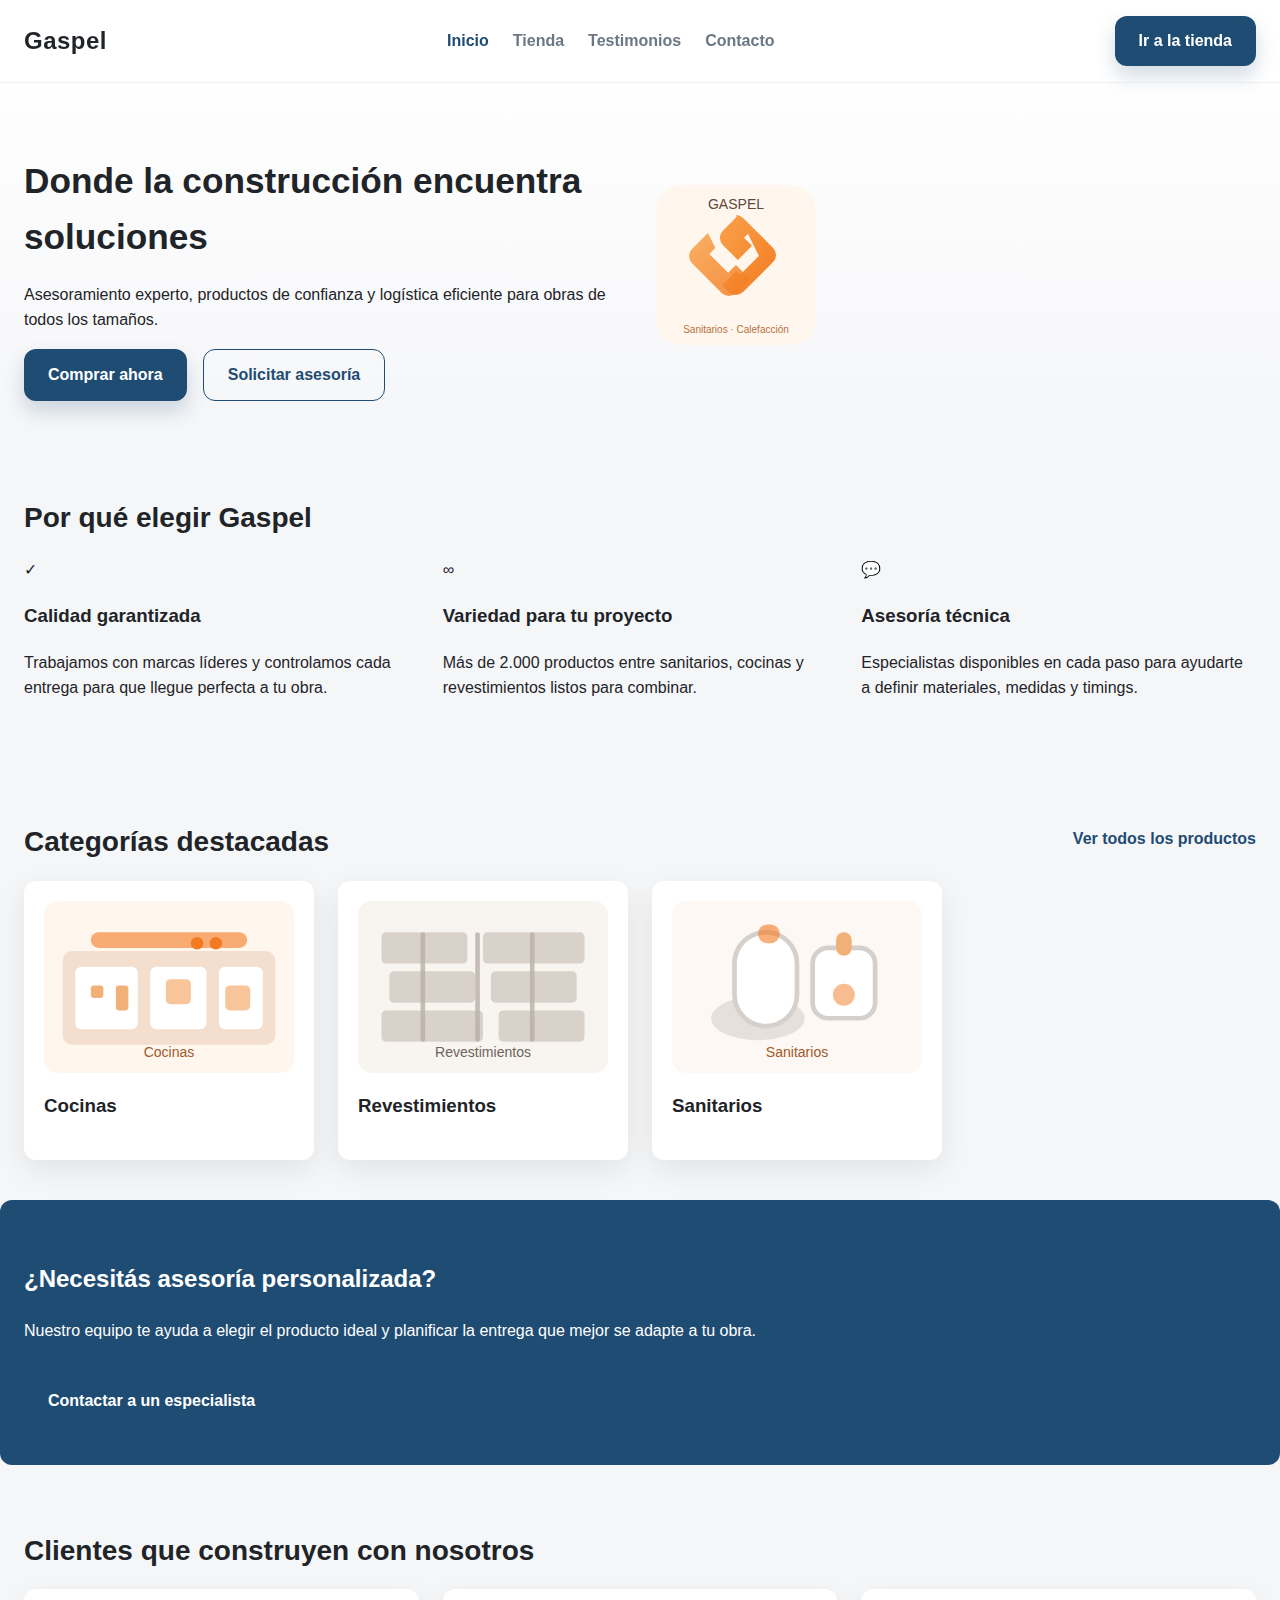
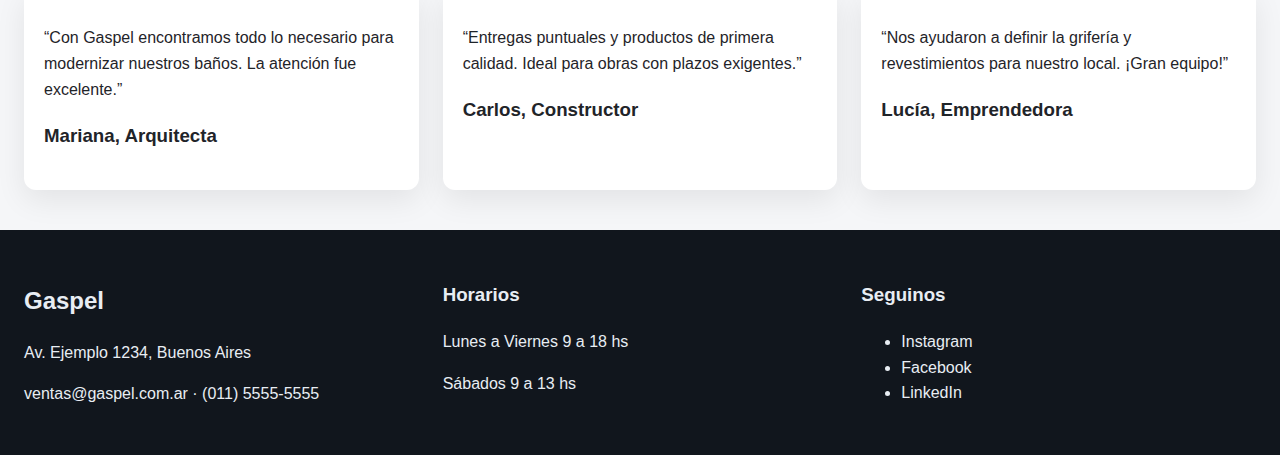
<file: index.html>
<!DOCTYPE html>
<html lang="es">
<head>
  <meta charset="UTF-8" />
  <meta name="viewport" content="width=device-width, initial-scale=1.0" />
  <title>Gaspel | Donde la construcción encuentra soluciones</title>
  <link rel="stylesheet" href="assets/css/styles.css" />
</head>
<body>
  <header class="site-header">
    <div class="header-brand">
      <a href="index.html" class="logo">Gaspel</a>
    </div>
    <button class="nav-toggle" aria-expanded="false" aria-controls="primary-nav">☰</button>
    <nav class="primary-nav" id="primary-nav">
      <a href="index.html" class="active">Inicio</a>
      <a href="plp.html">Tienda</a>
      <a href="#testimonios">Testimonios</a>
      <a href="#contacto">Contacto</a>
    </nav>
    <a class="btn btn-primary header-cta" href="plp.html">Ir a la tienda</a>
  </header>

  <main>
    <section class="hero">
      <div class="hero-content">
        <h1>Donde la construcción encuentra soluciones</h1>
        <p>Asesoramiento experto, productos de confianza y logística eficiente para obras de todos los tamaños.</p>
        <div class="hero-actions">
          <a class="btn btn-primary" href="plp.html">Comprar ahora</a>
          <a class="btn btn-outline" href="#asesoria">Solicitar asesoría</a>
        </div>
      </div>
      <div class="hero-media">
        <img src="assets/img/logo-gaspel.svg" alt="Logo Gaspel" />
      </div>
    </section>

    <section class="value-props" id="empresa">
      <h2>Por qué elegir Gaspel</h2>
      <div class="prop-grid">
        <article class="value-card">
          <span class="prop-icon" aria-hidden="true">✓</span>
          <div>
            <h3>Calidad garantizada</h3>
            <p>Trabajamos con marcas líderes y controlamos cada entrega para que llegue perfecta a tu obra.</p>
          </div>
        </article>
        <article class="value-card">
          <span class="prop-icon" aria-hidden="true">∞</span>
          <div>
            <h3>Variedad para tu proyecto</h3>
            <p>Más de 2.000 productos entre sanitarios, cocinas y revestimientos listos para combinar.</p>
          </div>
        </article>
        <article class="value-card">
          <span class="prop-icon" aria-hidden="true">💬</span>
          <div>
            <h3>Asesoría técnica</h3>
            <p>Especialistas disponibles en cada paso para ayudarte a definir materiales, medidas y timings.</p>
          </div>
        </article>
      </div>
    </section>

    <section class="categories" aria-labelledby="categorias-title">
      <div class="section-header">
        <h2 id="categorias-title">Categorías destacadas</h2>
        <a class="link" href="plp.html">Ver todos los productos</a>
      </div>
      <div class="category-grid">
        <a class="category-card" href="plp.html?category=cocinas">
          <img src="assets/img/categorias/cocinas.svg" alt="Cocinas" />
          <h3>Cocinas</h3>
        </a>
        <a class="category-card" href="plp.html?category=revestimientos">
          <img src="assets/img/categorias/revestimientos.svg" alt="Revestimientos" />
          <h3>Revestimientos</h3>
        </a>
        <a class="category-card" href="plp.html?category=sanitarios">
          <img src="assets/img/categorias/sanitarios.svg" alt="Sanitarios" />
          <h3>Sanitarios</h3>
        </a>
      </div>
    </section>

    <section class="cta-banner" id="asesoria">
      <div>
        <h2>¿Necesitás asesoría personalizada?</h2>
        <p>Nuestro equipo te ayuda a elegir el producto ideal y planificar la entrega que mejor se adapte a tu obra.</p>
      </div>
      <a class="btn btn-primary" href="mailto:ventas@gaspel.com.ar">Contactar a un especialista</a>
    </section>

    <section class="testimonials" id="testimonios">
      <h2>Clientes que construyen con nosotros</h2>
      <div class="testimonial-carousel">
        <article>
          <p>“Con Gaspel encontramos todo lo necesario para modernizar nuestros baños. La atención fue excelente.”</p>
          <h3>Mariana, Arquitecta</h3>
        </article>
        <article>
          <p>“Entregas puntuales y productos de primera calidad. Ideal para obras con plazos exigentes.”</p>
          <h3>Carlos, Constructor</h3>
        </article>
        <article>
          <p>“Nos ayudaron a definir la grifería y revestimientos para nuestro local. ¡Gran equipo!”</p>
          <h3>Lucía, Emprendedora</h3>
        </article>
      </div>
    </section>
  </main>

  <footer class="site-footer" id="contacto">
    <div>
      <h2>Gaspel</h2>
      <p>Av. Ejemplo 1234, Buenos Aires</p>
      <p>ventas@gaspel.com.ar · (011) 5555-5555</p>
    </div>
    <div>
      <h3>Horarios</h3>
      <p>Lunes a Viernes 9 a 18 hs</p>
      <p>Sábados 9 a 13 hs</p>
    </div>
    <div>
      <h3>Seguinos</h3>
      <ul>
        <li><a href="#">Instagram</a></li>
        <li><a href="#">Facebook</a></li>
        <li><a href="#">LinkedIn</a></li>
      </ul>
    </div>
  </footer>

  <script src="assets/js/main.js" defer></script>
</body>
</html>
</file>
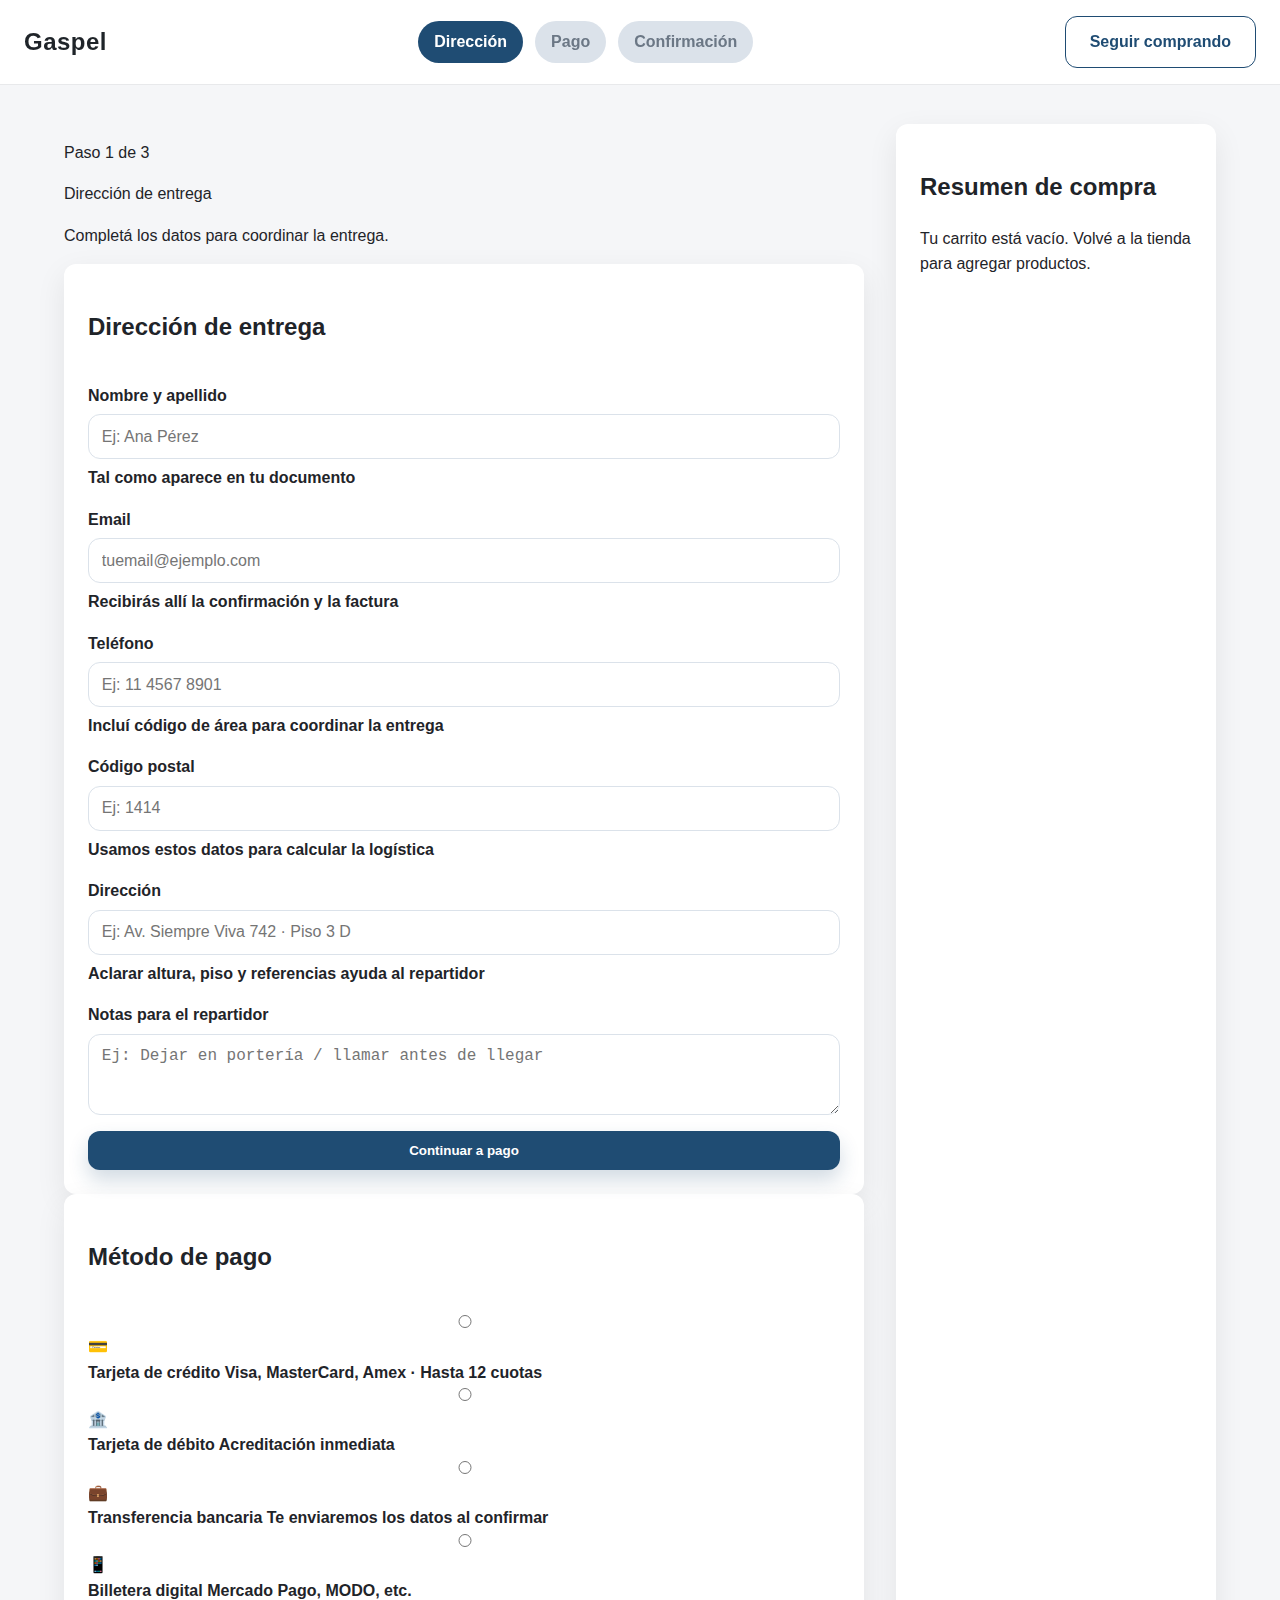
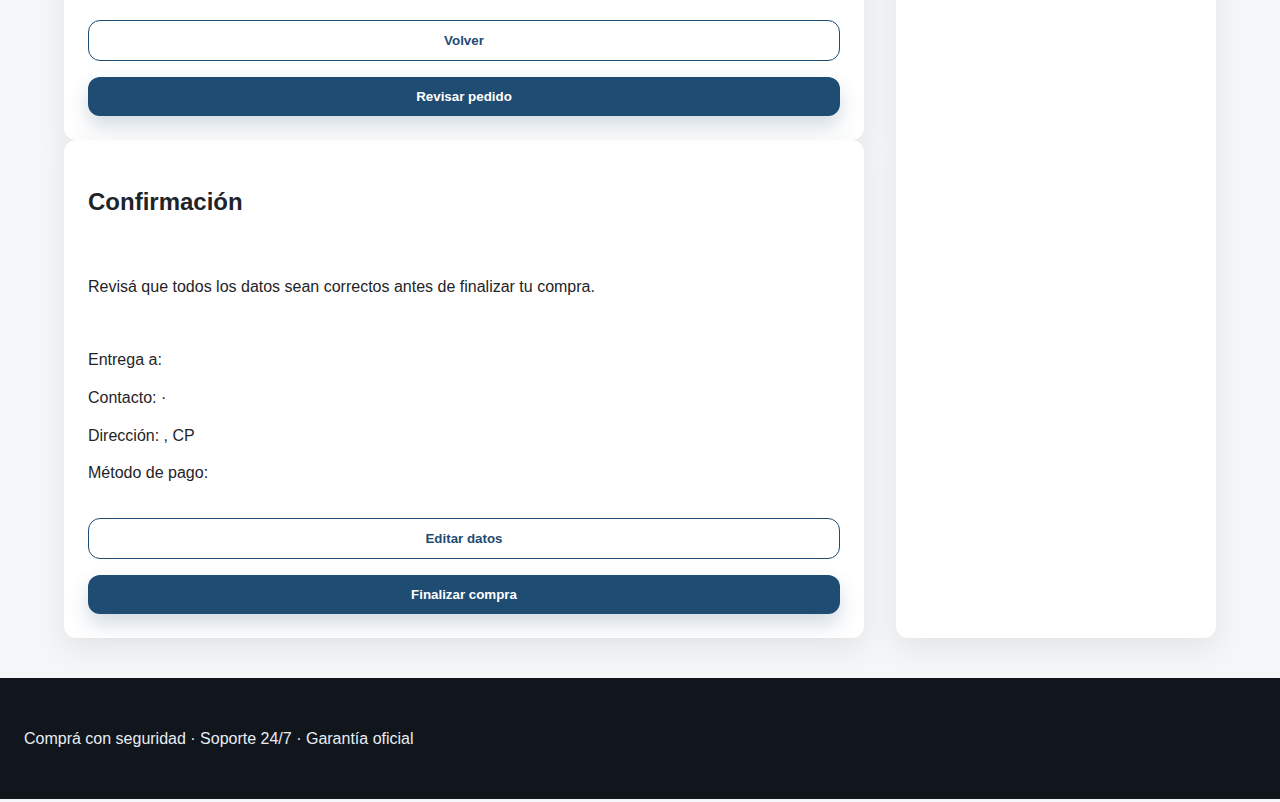
<file: checkout.html>
<!DOCTYPE html>
<html lang="es">
<head>
  <meta charset="UTF-8" />
  <meta name="viewport" content="width=device-width, initial-scale=1.0" />
  <title>Checkout | Gaspel</title>
  <link rel="stylesheet" href="assets/css/styles.css" />
</head>
<body class="checkout">
  <header class="site-header">
    <div class="header-brand">
      <a href="index.html" class="logo">Gaspel</a>
    </div>
    <nav class="primary-nav" aria-label="Progreso del checkout">
      <ol class="checkout-steps">
        <li class="active" data-step="1">Dirección</li>
        <li data-step="2">Pago</li>
        <li data-step="3">Confirmación</li>
      </ol>
    </nav>
    <a class="btn btn-outline" href="plp.html">Seguir comprando</a>
  </header>

  <main class="checkout-container">
    <aside class="order-summary">
      <h2>Resumen de compra</h2>
      <p class="order-summary__empty" id="summary-empty" hidden>
        Tu carrito está vacío. <a href="plp.html">Volvé a la tienda</a> para agregar productos.
      </p>
      <ul id="summary-items"></ul>
      <div class="totals" id="summary-totals" hidden>
        <p><span>Subtotal</span><span id="summary-subtotal">$0</span></p>
        <p><span>Envío</span><span id="summary-shipping">$0</span></p>
        <p class="total"><span>Total</span><span id="summary-total">$0</span></p>
      </div>
    </aside>

    <section class="checkout-steps-content">
      <header class="step-progress" aria-live="polite">
        <p class="step-progress__status" id="step-status">Paso 1 de 3</p>
        <p class="step-progress__title" id="step-title">Dirección de entrega</p>
        <p class="step-progress__desc" id="step-desc">Completá los datos para coordinar la entrega.</p>
      </header>
      <form id="checkout-form">
        <article class="checkout-step active" data-step="1" data-step-title="Dirección de entrega" data-step-desc="Completá los datos para coordinar la entrega.">
          <h2>Dirección de entrega</h2>
          <label>
            Nombre y apellido
            <input type="text" name="name" required placeholder="Ej: Ana Pérez" />
            <span class="field-hint">Tal como aparece en tu documento</span>
          </label>
          <label>
            Email
            <input type="email" name="email" required placeholder="tuemail@ejemplo.com" />
            <span class="field-hint">Recibirás allí la confirmación y la factura</span>
          </label>
          <label>
            Teléfono
            <input type="tel" name="phone" required placeholder="Ej: 11 4567 8901" />
            <span class="field-hint">Incluí código de área para coordinar la entrega</span>
          </label>
          <label>
            Código postal
            <input type="text" name="zip" required placeholder="Ej: 1414" />
            <span class="field-hint">Usamos estos datos para calcular la logística</span>
          </label>
          <label>
            Dirección
            <input type="text" name="address" required placeholder="Ej: Av. Siempre Viva 742 · Piso 3 D" />
            <span class="field-hint">Aclarar altura, piso y referencias ayuda al repartidor</span>
          </label>
          <label>
            Notas para el repartidor
            <textarea name="notes" rows="3" placeholder="Ej: Dejar en portería / llamar antes de llegar"></textarea>
          </label>
          <button class="btn btn-primary next-step" type="button" data-next="2">Continuar a pago</button>
        </article>

        <article class="checkout-step" data-step="2" data-step-title="Pago" data-step-desc="Elegí un método de pago y completá los datos necesarios." hidden>
          <h2>Método de pago</h2>
          <div class="payment-options" role="radiogroup" aria-label="Métodos de pago">
            <label class="payment-card">
              <input type="radio" name="payment" value="credit" />
              <div class="payment-card__body">
                <span class="payment-card__icon">💳</span>
                <div>
                  <span class="payment-card__title">Tarjeta de crédito</span>
                  <span class="payment-card__hint">Visa, MasterCard, Amex · Hasta 12 cuotas</span>
                </div>
              </div>
            </label>
            <label class="payment-card">
              <input type="radio" name="payment" value="debit" />
              <div class="payment-card__body">
                <span class="payment-card__icon">🏦</span>
                <div>
                  <span class="payment-card__title">Tarjeta de débito</span>
                  <span class="payment-card__hint">Acreditación inmediata</span>
                </div>
              </div>
            </label>
            <label class="payment-card">
              <input type="radio" name="payment" value="transfer" />
              <div class="payment-card__body">
                <span class="payment-card__icon">💼</span>
                <div>
                  <span class="payment-card__title">Transferencia bancaria</span>
                  <span class="payment-card__hint">Te enviaremos los datos al confirmar</span>
                </div>
              </div>
            </label>
            <label class="payment-card">
              <input type="radio" name="payment" value="wallet" />
              <div class="payment-card__body">
                <span class="payment-card__icon">📱</span>
                <div>
                  <span class="payment-card__title">Billetera digital</span>
                  <span class="payment-card__hint">Mercado Pago, MODO, etc.</span>
                </div>
              </div>
            </label>
          </div>

          <div class="payment-details" hidden>
            <label>
              Número de tarjeta
              <input type="text" name="card-number" inputmode="numeric" pattern="[0-9]{16}" placeholder="4444 3333 2222 1111" />
              <span class="field-hint">Solo si elegís crédito o débito</span>
            </label>
            <div class="split">
              <label>
                Vencimiento
                <input type="text" name="card-expiry" placeholder="MM/AA" />
              </label>
              <label>
                CVV
                <input type="text" name="card-cvv" inputmode="numeric" pattern="[0-9]{3}" placeholder="123" />
              </label>
            </div>
            <label>
              Nombre en la tarjeta
              <input type="text" name="card-name" placeholder="Como figura en el plástico" />
            </label>
          </div>

          <button class="btn btn-outline prev-step" type="button" data-prev="1">Volver</button>
          <button class="btn btn-primary next-step" type="button" data-next="3">Revisar pedido</button>
        </article>

        <article class="checkout-step" data-step="3" data-step-title="Confirmación" data-step-desc="Revisá el pedido antes de finalizar." hidden>
          <h2>Confirmación</h2>
          <p>Revisá que todos los datos sean correctos antes de finalizar tu compra.</p>
          <ul class="confirmation-list">
            <li>Entrega a: <span data-summary="name"></span></li>
            <li>Contacto: <span data-summary="email"></span> · <span data-summary="phone"></span></li>
            <li>Dirección: <span data-summary="address"></span>, CP <span data-summary="zip"></span></li>
            <li>Método de pago: <span data-summary="payment"></span></li>
          </ul>
          <button class="btn btn-outline prev-step" type="button" data-prev="2">Editar datos</button>
          <button class="btn btn-primary" type="submit">Finalizar compra</button>
        </article>
      </form>

      <div class="checkout-feedback" id="checkout-feedback" role="status" aria-live="polite" tabindex="-1"></div>
      <section class="checkout-success" id="checkout-success" hidden>
        <div class="success-badge">✔</div>
        <h2>¡Compra confirmada!</h2>
        <p>Tu pedido <strong id="success-order">GP-00000</strong> fue procesado con éxito.</p>
        <p>En pocos minutos vas a recibir un correo con el detalle y el seguimiento.</p>
        <div class="success-actions">
          <a class="btn btn-primary" href="plp.html">Seguir comprando</a>
          <button class="btn btn-outline" type="button" id="new-order">Cargar otro pedido</button>
        </div>
      </section>
    </section>
  </main>

  <footer class="site-footer">
    <p>Comprá con seguridad · Soporte 24/7 · Garantía oficial</p>
  </footer>

  <script src="assets/js/main.js" defer></script>
  <script src="assets/js/checkout.js" defer></script>
</body>
</html>
</file>
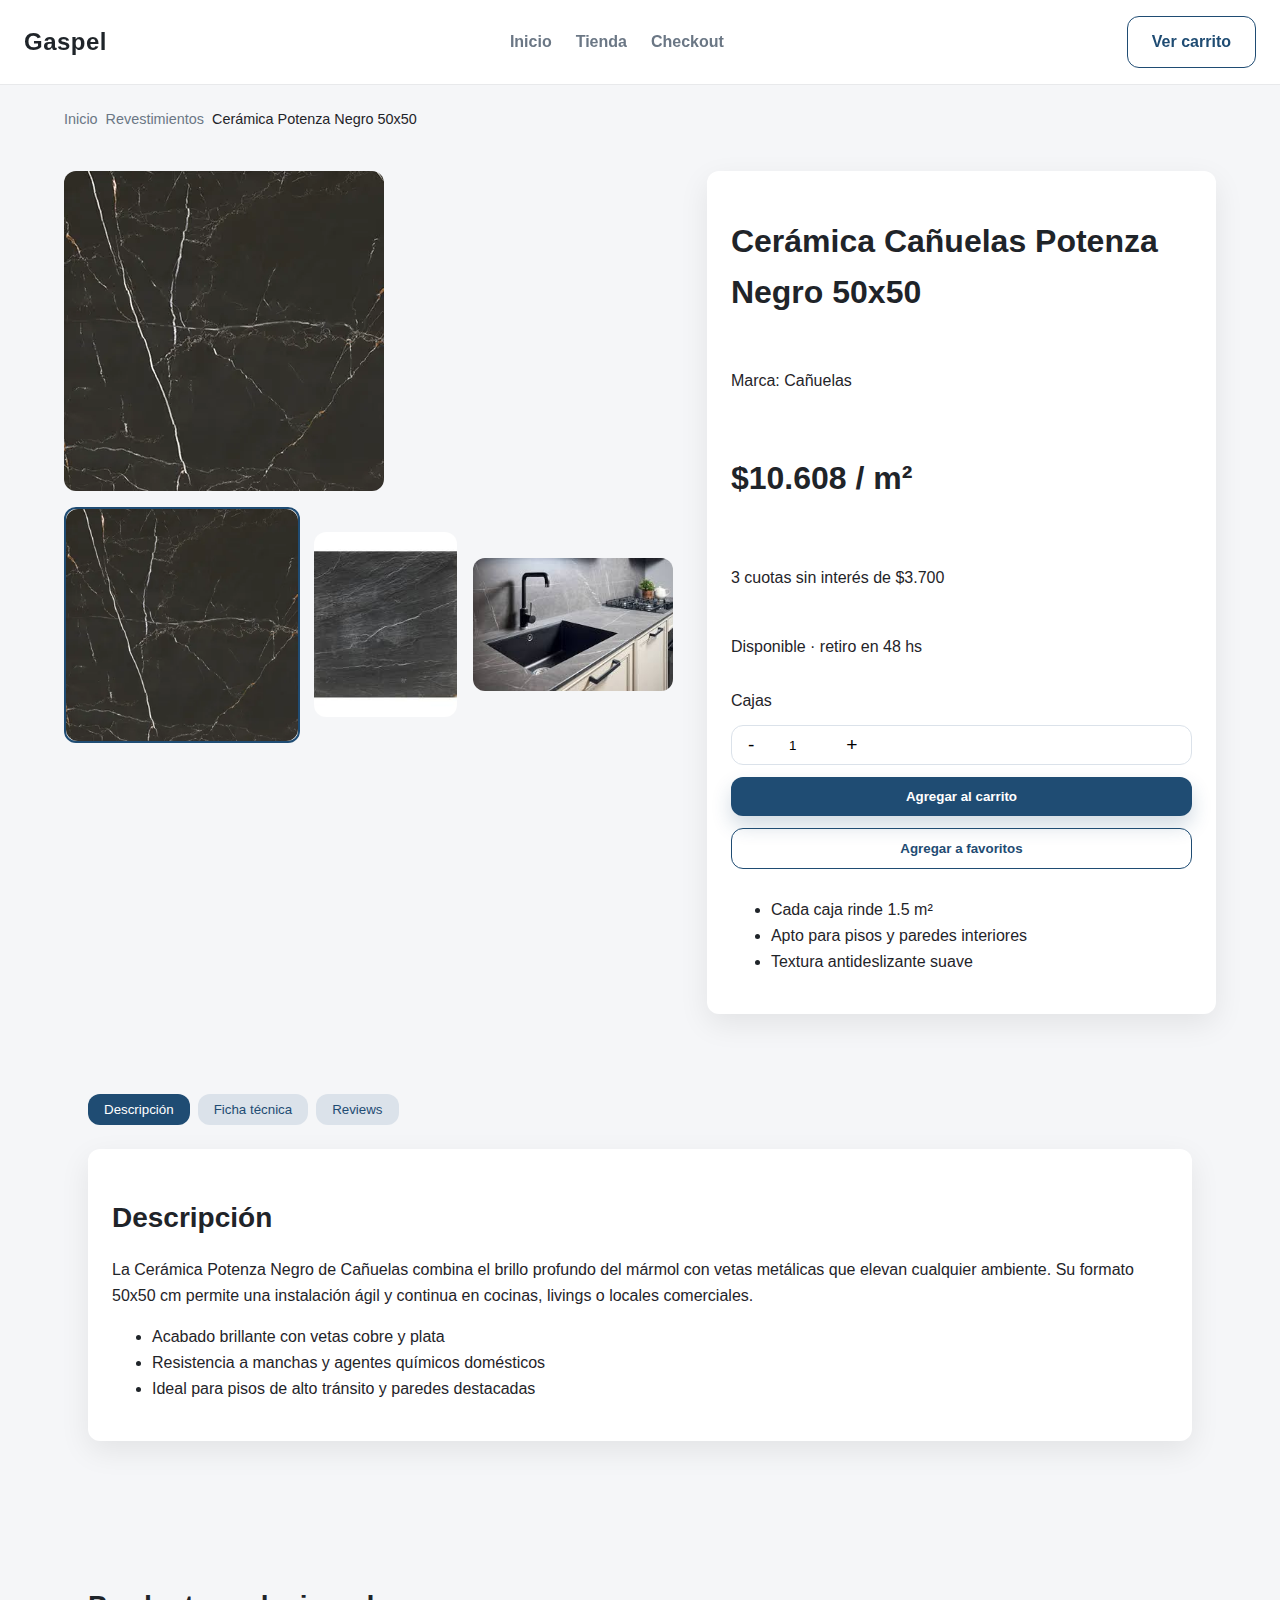
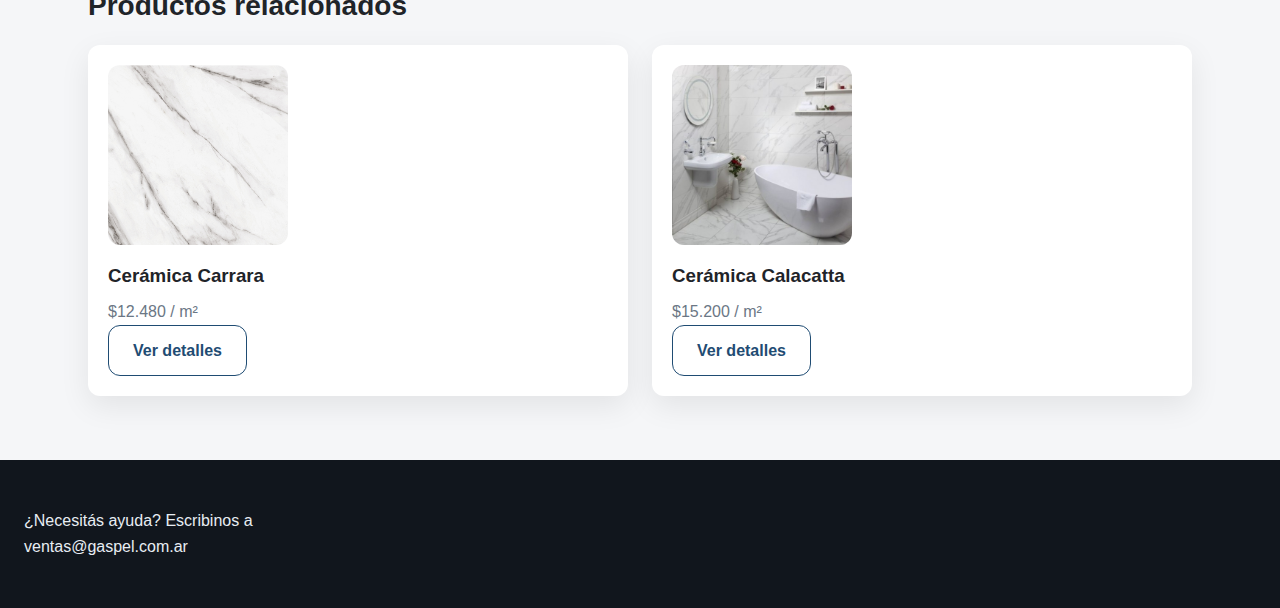
<file: pdp-ceramica.html>
<!DOCTYPE html>
<html lang="es">
<head>
  <meta charset="UTF-8" />
  <meta name="viewport" content="width=device-width, initial-scale=1.0" />
  <title>Cerámica Cañuelas Potenza | Gaspel</title>
  <link rel="stylesheet" href="assets/css/styles.css" />
</head>
<body class="pdp">
  <header class="site-header">
    <div class="header-brand">
      <a href="index.html" class="logo">Gaspel</a>
    </div>
    <button class="nav-toggle" aria-expanded="false" aria-controls="primary-nav">☰</button>
    <nav class="primary-nav" id="primary-nav">
      <a href="index.html">Inicio</a>
      <a href="plp.html">Tienda</a>
      <a href="checkout.html">Checkout</a>
    </nav>
    <a class="btn btn-outline" href="checkout.html">Ver carrito</a>
  </header>

  <main class="pdp-content">
    <nav class="breadcrumbs" aria-label="Breadcrumb">
      <a href="index.html">Inicio</a>
      <a href="plp.html?category=revestimientos">Revestimientos</a>
      <span aria-current="page">Cerámica Potenza Negro 50x50</span>
    </nav>

    <section class="pdp-hero">
      <div class="pdp-gallery">
        <img id="main-image" src="assets/img/pdp/ceramica_1.jpg" alt="Cerámica Potenza Negro 50x50" />
        <div class="thumbnail-list">
          <button class="thumbnail active" data-image="assets/img/pdp/ceramica_1.jpg">
            <img src="assets/img/pdp/ceramica_1.jpg" alt="Muestra frontal de cerámica Potenza" />
          </button>
          <button class="thumbnail" data-image="assets/img/pdp/ceramica_2.jpg">
            <img src="assets/img/pdp/ceramica_2.jpg" alt="Detalle de vetas doradas" />
          </button>
          <button class="thumbnail" data-image="assets/img/pdp/ceramica_3.jpg">
            <img src="assets/img/pdp/ceramica_3.jpg" alt="Cerámica instalada en cocina" />
          </button>
        </div>
      </div>

      <div class="pdp-summary">
        <h1>Cerámica Cañuelas Potenza Negro 50x50</h1>
        <p class="brand">Marca: Cañuelas</p>
        <p class="price">$10.608 / m²</p>
        <p class="installments">3 cuotas sin interés de $3.700</p>
        <p class="stock in-stock">Disponible · retiro en 48 hs</p>
        <div class="pdp-actions">
          <label for="quantity">Cajas</label>
          <div class="quantity-selector">
            <button type="button" data-action="decrement">-</button>
            <input id="quantity" type="number" min="1" value="1" />
            <button type="button" data-action="increment">+</button>
          </div>
          <button class="btn btn-primary add-to-cart">Agregar al carrito</button>
          <button class="btn btn-outline favorite">Agregar a favoritos</button>
        </div>
        <ul class="benefits">
          <li>Cada caja rinde 1.5 m²</li>
          <li>Apto para pisos y paredes interiores</li>
          <li>Textura antideslizante suave</li>
        </ul>
      </div>
    </section>

    <section class="pdp-details">
      <div class="tabs" role="tablist">
        <button class="tab active" data-tab="descripcion" role="tab" aria-selected="true">Descripción</button>
        <button class="tab" data-tab="ficha" role="tab" aria-selected="false">Ficha técnica</button>
        <button class="tab" data-tab="reviews" role="tab" aria-selected="false">Reviews</button>
      </div>
      <article id="descripcion" class="tab-panel active" role="tabpanel">
        <h2>Descripción</h2>
        <p>La Cerámica Potenza Negro de Cañuelas combina el brillo profundo del mármol con vetas metálicas que elevan cualquier ambiente. Su formato 50x50 cm permite una instalación ágil y continua en cocinas, livings o locales comerciales.</p>
        <ul>
          <li>Acabado brillante con vetas cobre y plata</li>
          <li>Resistencia a manchas y agentes químicos domésticos</li>
          <li>Ideal para pisos de alto tránsito y paredes destacadas</li>
        </ul>
      </article>
      <article id="ficha" class="tab-panel" role="tabpanel" hidden>
        <h2>Ficha técnica</h2>
        <table>
          <tbody>
            <tr><th>Formato</th><td>50 x 50 cm</td></tr>
            <tr><th>Espesor</th><td>9 mm</td></tr>
            <tr><th>Rendimiento</th><td>1.5 m² por caja (6 piezas)</td></tr>
            <tr><th>Absorción</th><td>&lt; 0.5%</td></tr>
            <tr><th>Uso recomendado</th><td>Pisos y paredes interiores</td></tr>
            <tr><th>Acabado</th><td>Brillante tipo mármol</td></tr>
          </tbody>
        </table>
        <a class="btn btn-outline" href="#">Descargar ficha PDF</a>
      </article>
      <article id="reviews" class="tab-panel" role="tabpanel" hidden>
        <h2>Reviews de clientes</h2>
        <div class="review">
          <div class="review-header">
            <strong>Mariela G.</strong>
            <span>★★★★★</span>
          </div>
          <p>Lo colocamos en la cocina y el efecto mármol quedó espectacular. Fácil de limpiar.</p>
        </div>
        <div class="review">
          <div class="review-header">
            <strong>Lucas S.</strong>
            <span>★★★★☆</span>
          </div>
          <p>Muy buena relación precio-calidad. Recomiendo usar junta mínima para mejor efecto.</p>
        </div>
      </article>
    </section>

    <section class="related-products">
      <h2>Productos relacionados</h2>
      <div class="products-grid">
        <article class="product-card">
          <img src="assets/img/pdp/ceramica_carrara.jpg" alt="Cerámica estilo Carrara" />
          <h3>Cerámica Carrara</h3>
          <p>$12.480 / m²</p>
          <a class="btn btn-outline" href="pdp-ceramica.html">Ver detalles</a>
        </article>
        <article class="product-card">
          <img src="assets/img/pdp/ceramica_calacatta.jpg" alt="Cerámica estilo Calacatta" />
          <h3>Cerámica Calacatta</h3>
          <p>$15.200 / m²</p>
          <a class="btn btn-outline" href="pdp-ceramica.html">Ver detalles</a>
        </article>
      </div>
    </section>
  </main>

  <footer class="site-footer">
    <p>¿Necesitás ayuda? Escribinos a <a href="mailto:ventas@gaspel.com.ar">ventas@gaspel.com.ar</a></p>
  </footer>

  <script src="assets/js/main.js" defer></script>
  <script src="assets/js/pdp.js" defer></script>
</body>
</html>
</file>
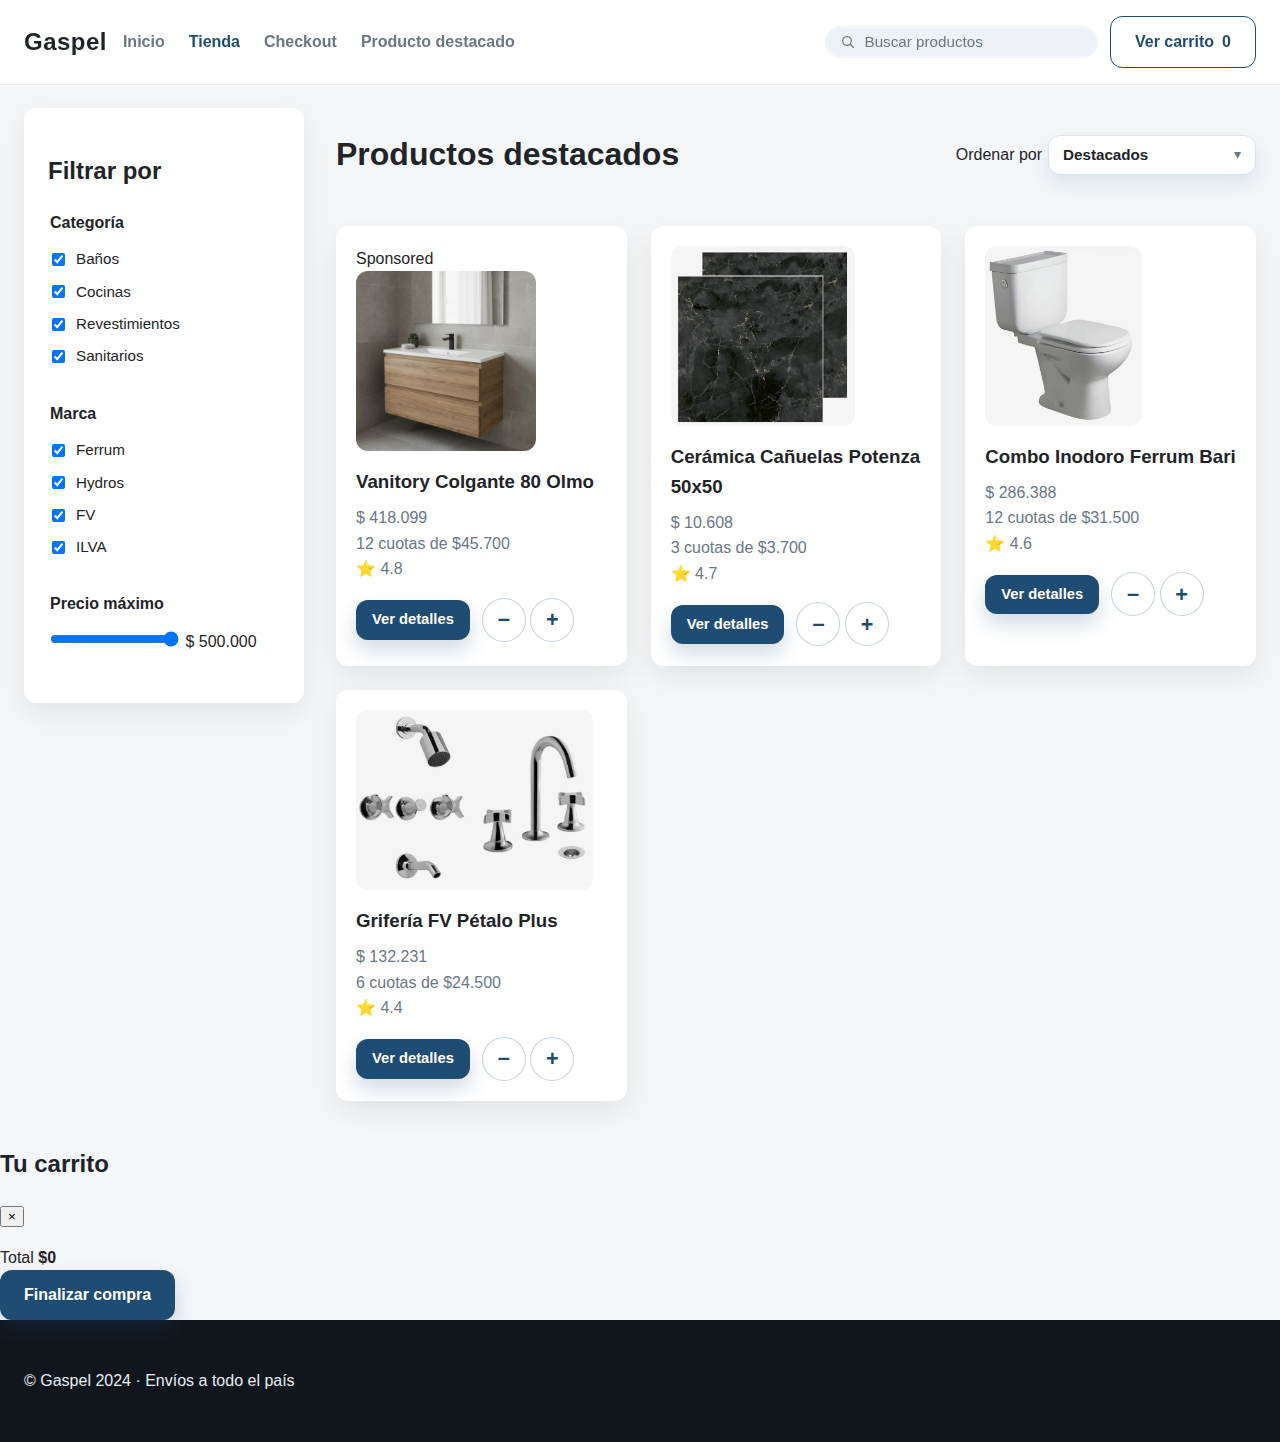
<file: plp.html>
<!DOCTYPE html>
<html lang="es">
<head>
  <meta charset="UTF-8" />
  <meta name="viewport" content="width=device-width, initial-scale=1.0" />
  <title>Tienda Gaspel</title>
  <link rel="stylesheet" href="assets/css/styles.css" />
</head>
<body class="plp">
  <header class="site-header">
    <div class="header-brand">
      <a href="index.html" class="logo">Gaspel</a>
    </div>
    <button class="nav-toggle" aria-expanded="false" aria-controls="primary-nav">☰</button>
    <nav class="primary-nav" id="primary-nav">
      <a href="index.html">Inicio</a>
      <a href="plp.html" class="active">Tienda</a>
      <a href="checkout.html">Checkout</a>
      <a href="pdp.html">Producto destacado</a>
    </nav>
    <div class="header-actions">
      <div class="search-control">
        <svg class="search-icon" viewBox="0 0 24 24" aria-hidden="true" focusable="false">
          <path d="M10.5 3a7.5 7.5 0 0 1 5.916 12.114l4.235 4.235a1 1 0 0 1-1.414 1.414l-4.235-4.235A7.5 7.5 0 1 1 10.5 3zm0 2a5.5 5.5 0 1 0 0 11 5.5 5.5 0 0 0 0-11z" />
        </svg>
        <input class="search-input" type="search" id="search" placeholder="Buscar productos" aria-label="Buscar productos" />
      </div>
      <a class="btn btn-outline cart-link" href="checkout.html">
        Ver carrito
        <span class="cart-count" aria-live="polite" aria-atomic="true">0</span>
      </a>
    </div>
  </header>

  <main class="layout-grid">
    <aside class="filters" aria-label="Filtros">
      <h2>Filtrar por</h2>
      <form id="filter-form">
        <fieldset>
          <legend>Categoría</legend>
          <label><input type="checkbox" name="category" value="banos" checked /> Baños</label>
          <label><input type="checkbox" name="category" value="cocinas" checked /> Cocinas</label>
          <label><input type="checkbox" name="category" value="revestimientos" checked /> Revestimientos</label>
          <label><input type="checkbox" name="category" value="sanitarios" checked /> Sanitarios</label>
        </fieldset>

        <fieldset>
          <legend>Marca</legend>
          <label><input type="checkbox" name="brand" value="ferrum" checked /> Ferrum</label>
          <label><input type="checkbox" name="brand" value="hydros" checked /> Hydros</label>
          <label><input type="checkbox" name="brand" value="fv" checked /> FV</label>
          <label><input type="checkbox" name="brand" value="ilva" checked /> ILVA</label>
        </fieldset>

        <fieldset>
          <legend>Precio máximo</legend>
          <input type="range" id="price-range" name="price" min="10000" max="500000" step="10000" value="500000" />
          <output id="price-output">$500.000</output>
        </fieldset>
      </form>
    </aside>

    <section class="product-list" aria-live="polite">
      <div class="plp-header">
        <h1>Productos destacados</h1>
        <div class="sort">
          <label for="sort-select">Ordenar por</label>
          <div class="select-control">
            <select id="sort-select" class="sort-select">
              <option value="featured">Destacados</option>
              <option value="price-asc">Precio: menor a mayor</option>
              <option value="price-desc">Precio: mayor a menor</option>
            </select>
            <span class="select-arrow" aria-hidden="true">▾</span>
          </div>
        </div>
      </div>
      <div class="products-grid" id="product-grid">
        <!-- Productos generados por JS -->
      </div>
    </section>
  </main>

  <div class="cart-modal" id="cart-modal" aria-hidden="true">
    <div class="cart-modal__backdrop" data-close-cart></div>
    <section class="cart-modal__panel" role="dialog" aria-modal="true" aria-labelledby="cart-modal-title">
      <header class="cart-modal__header">
        <h2 id="cart-modal-title">Tu carrito</h2>
        <button class="cart-modal__close" type="button" data-close-cart aria-label="Cerrar carrito">×</button>
      </header>
      <p id="cart-empty" class="cart-modal__empty" hidden>Agregá productos para verlos acá.</p>
      <ul id="cart-items" class="cart-modal__list"></ul>
      <footer class="cart-modal__footer" id="cart-footer">
        <div class="cart-modal__total">
          <span>Total</span>
          <strong id="cart-total">$0</strong>
        </div>
        <a class="btn btn-primary" href="checkout.html">Finalizar compra</a>
      </footer>
    </section>
  </div>

  <div id="cart-feedback" class="sr-only" aria-live="polite"></div>

  <footer class="site-footer">
    <p>© Gaspel 2024 · Envíos a todo el país</p>
  </footer>

  <script src="assets/js/main.js" defer></script>
  <script src="assets/js/plp.js" defer></script>
</body>
</html>
</file>
<file: assets/css/styles.css>
:root {
  --color-primary: #1f4c73;
  --color-secondary: #4a6a88;
  --color-accent: #f5a623;
  --color-bg: #f5f6f8;
  --color-surface: #ffffff;
  --color-text: #1f2429;
  --color-muted: #6b7785;
  --radius-base: 12px;
  --shadow-soft: 0 10px 30px rgba(0, 0, 0, 0.08);
  --max-width: 1200px;
  font-family: "Inter", "Helvetica Neue", Arial, sans-serif;
  font-size: 16px;
  line-height: 1.6;
}

* {
  box-sizing: border-box;
}

body {
  margin: 0;
  background: var(--color-bg);
  color: var(--color-text);
}

a {
  color: inherit;
  text-decoration: none;
}

img {
  max-width: 100%;
  display: block;
  border-radius: var(--radius-base);
}

.sr-only {
  position: absolute;
  width: 1px;
  height: 1px;
  padding: 0;
  margin: -1px;
  overflow: hidden;
  clip: rect(0, 0, 0, 0);
  white-space: nowrap;
  border: 0;
}

.site-header {
  position: sticky;
  top: 0;
  z-index: 1000;
  display: flex;
  align-items: center;
  justify-content: space-between;
  flex-wrap: wrap;
  gap: 1rem;
  padding: 1rem 1.5rem;
  background: var(--color-surface);
  box-shadow: 0 1px 0 rgba(0, 0, 0, 0.05);
}

.header-brand {
  display: flex;
  flex-direction: column;
  gap: 0.2rem;
}

.logo {
  font-weight: 700;
  font-size: 1.5rem;
  letter-spacing: 0.02em;
}

.tagline {
  font-size: 0.85rem;
  color: var(--color-muted);
}

.nav-toggle {
  border: none;
  background: none;
  font-size: 1.5rem;
  display: inline-flex;
  align-items: center;
  justify-content: center;
  cursor: pointer;
}

.primary-nav {
  display: none;
  flex-direction: column;
  gap: 0.75rem;
  background: var(--color-surface);
  position: absolute;
  top: 100%;
  right: 1.5rem;
  padding: 1rem;
  border-radius: var(--radius-base);
  box-shadow: var(--shadow-soft);
}

.primary-nav a {
  font-weight: 600;
  color: var(--color-muted);
}

.primary-nav a.active {
  color: var(--color-primary);
}

.header-cta {
  display: none;
}

.header-actions {
  display: flex;
  align-items: center;
  gap: 0.75rem;
  margin-left: auto;
}

.search-control {
  display: flex;
  align-items: center;
  gap: 0.4rem;
  padding: 0.35rem 0.9rem;
  background: #eef2f7;
  border-radius: 999px;
  border: 1px solid transparent;
  box-shadow: inset 0 0 0 1px rgba(255, 255, 255, 0.4);
  transition: background 0.2s ease, border 0.2s ease, box-shadow 0.2s ease;
  min-width: 0;
}

.search-control:focus-within {
  background: #fff;
  border-color: rgba(31, 76, 115, 0.3);
  box-shadow: 0 12px 24px rgba(31, 76, 115, 0.15);
}

.search-input {
  border: none;
  background: transparent;
  font-size: 0.95rem;
  min-width: 150px;
  width: 100%;
  outline: none;
}

.search-input::placeholder {
  color: var(--color-muted);
}

.search-icon {
  width: 16px;
  height: 16px;
  fill: var(--color-muted);
  flex-shrink: 0;
}

@media (max-width: 640px) {
  .header-actions {
    width: 100%;
    justify-content: space-between;
  }

  .search-control {
    flex: 1;
  }
}

.btn {
  display: inline-flex;
  align-items: center;
  justify-content: center;
  gap: 0.5rem;
  padding: 0.75rem 1.5rem;
  border-radius: var(--radius-base);
  font-weight: 600;
  border: none;
  cursor: pointer;
  transition: transform 0.2s ease, box-shadow 0.2s ease;
}

.btn-primary {
  background: var(--color-primary);
  color: #fff;
  box-shadow: 0 10px 20px rgba(31, 76, 115, 0.2);
}

.btn-primary:hover {
  transform: translateY(-2px);
  box-shadow: 0 12px 24px rgba(31, 76, 115, 0.25);
}

.btn-outline {
  border: 1px solid var(--color-primary);
  color: var(--color-primary);
  background: transparent;
}

.btn-outline:hover {
  background: rgba(31, 76, 115, 0.08);
}

.hero {
  display: grid;
  gap: 2rem;
  padding: 3rem 1.5rem 2rem;
  background: linear-gradient(180deg, rgba(255, 255, 255, 0.9), rgba(245, 246, 248, 0.9));
}

.hero h1 {
  font-size: 2.2rem;
  margin-bottom: 0.5rem;
}

.hero-actions {
  display: flex;
  flex-wrap: wrap;
  gap: 1rem;
}

.value-props,
.categories,
.cta-banner,
.testimonials,
.pdp-details,
.related-products,
.checkout-container {
  padding: 2.5rem 1.5rem;
}

.value-props h2,
.categories h2,
.testimonials h2,
.related-products h2,
.pdp-details h2 {
  font-size: 1.75rem;
  margin-bottom: 1rem;
}

.prop-grid,
.category-grid,
.testimonial-carousel,
.products-grid {
  display: grid;
  gap: 1.5rem;
}

.category-card,
.product-card,
.testimonial-carousel article {
  background: var(--color-surface);
  border-radius: var(--radius-base);
  padding: 1.25rem;
  box-shadow: var(--shadow-soft);
  transition: transform 0.2s ease;
}

.category-card:hover,
.product-card:hover,
.testimonial-carousel article:hover {
  transform: translateY(-4px);
}

.cta-banner {
  background: var(--color-primary);
  color: #fff;
  border-radius: var(--radius-base);
  display: flex;
  flex-direction: column;
  gap: 1rem;
  align-items: flex-start;
}

.testimonial-carousel {
  text-align: left;
}

.site-footer {
  display: grid;
  gap: 1.5rem;
  padding: 2rem 1.5rem;
  background: #11161d;
  color: #e8edf3;
}

.site-footer a {
  color: #e8edf3;
}

/* PLP */
.layout-grid {
  display: grid;
  gap: 2rem;
  padding: 1.5rem;
}

.filters {
  background: var(--color-surface);
  padding: 1.5rem;
  border-radius: var(--radius-base);
  box-shadow: var(--shadow-soft);
}

.filters fieldset {
  border: none;
  margin: 0 0 1.5rem;
  padding: 0;
}

.filters legend {
  font-weight: 600;
  margin-bottom: 0.75rem;
}

.filters label {
  display: flex;
  align-items: center;
  gap: 0.5rem;
  font-size: 0.95rem;
  margin-bottom: 0.5rem;
}

.product-list {
  background: transparent;
}

.plp-header {
  display: flex;
  flex-direction: column;
  gap: 1rem;
  margin-bottom: 1.5rem;
}

.sort {
  display: flex;
  flex-direction: column;
  gap: 0.4rem;
}

.select-control {
  display: flex;
  align-items: center;
  gap: 0.4rem;
  padding: 0.5rem 0.85rem;
  border-radius: var(--radius-base);
  border: 1px solid #dbe2ea;
  background: var(--color-surface);
  box-shadow: 0 10px 20px rgba(31, 76, 115, 0.1);
}

.select-control:focus-within {
  border-color: var(--color-primary);
  box-shadow: 0 15px 30px rgba(31, 76, 115, 0.18);
}

.sort-select {
  border: none;
  background: transparent;
  font-weight: 600;
  font-size: 0.95rem;
  width: 100%;
  appearance: none;
  outline: none;
  color: var(--color-text);
}

.select-arrow {
  font-size: 0.85rem;
  color: var(--color-muted);
}

@media (min-width: 768px) {
  .plp-header {
    flex-direction: row;
    align-items: center;
    justify-content: space-between;
  }

  .sort {
    flex-direction: row;
    align-items: center;
  }
}

.products-grid {
  grid-template-columns: repeat(auto-fit, minmax(240px, 1fr));
}

.product-card img {
  height: 180px;
  object-fit: cover;
  margin-bottom: 1rem;
}

.product-card h3 {
  margin: 0.5rem 0;
}

.product-card p {
  margin: 0;
  color: var(--color-muted);
}

.card-actions {
  display: flex;
  align-items: center;
  gap: 0.75rem;
  margin-top: 1rem;
}

.btn-sm {
  padding: 0.5rem 1rem;
  font-size: 0.92rem;
}

.btn-icon {
  width: 44px;
  height: 44px;
  border-radius: 999px;
  border: 1px solid rgba(31, 76, 115, 0.25);
  background: #fff;
  color: var(--color-primary);
  font-size: 1.35rem;
  font-weight: 600;
  display: inline-flex;
  align-items: center;
  justify-content: center;
  line-height: 1;
  cursor: pointer;
  transition: transform 0.2s ease, box-shadow 0.2s ease, border 0.2s ease, background 0.2s ease;
}

.btn-icon:hover,
.btn-icon:focus-visible {
  transform: translateY(-2px);
  border-color: var(--color-primary);
  box-shadow: 0 12px 24px rgba(31, 76, 115, 0.2);
  background: rgba(31, 76, 115, 0.08);
}

.add-to-cart.added {
  background: var(--color-primary);
  color: #fff;
  border-color: var(--color-primary);
  box-shadow: 0 12px 24px rgba(31, 76, 115, 0.25);
}

/* PDP */
.pdp-content {
  padding: 1.5rem;
  display: grid;
  gap: 2.5rem;
}

.breadcrumbs {
  display: flex;
  gap: 0.5rem;
  font-size: 0.9rem;
}

.breadcrumbs a {
  color: var(--color-muted);
}

.pdp-hero {
  display: grid;
  gap: 2rem;
}

.pdp-gallery {
  display: grid;
  gap: 1rem;
}

.thumbnail-list {
  display: flex;
  gap: 0.75rem;
}

.thumbnail {
  border: 2px solid transparent;
  border-radius: var(--radius-base);
  padding: 0;
  background: none;
  cursor: pointer;
}

.thumbnail.active {
  border-color: var(--color-primary);
}

.pdp-summary {
  display: grid;
  gap: 0.75rem;
  background: var(--color-surface);
  padding: 1.5rem;
  border-radius: var(--radius-base);
  box-shadow: var(--shadow-soft);
}

.pdp-summary .price {
  font-size: 2rem;
  font-weight: 700;
}

.pdp-actions {
  display: grid;
  gap: 0.75rem;
}

.quantity-selector {
  display: inline-flex;
  align-items: center;
  border: 1px solid #dbe2ea;
  border-radius: var(--radius-base);
}

.quantity-selector button {
  border: none;
  background: none;
  padding: 0.5rem 1rem;
  font-size: 1.2rem;
  cursor: pointer;
}

.quantity-selector input {
  width: 60px;
  text-align: center;
  border: none;
}

.pdp-details .tabs {
  display: flex;
  gap: 0.5rem;
}

.tab {
  border: none;
  background: #dbe2ea;
  color: var(--color-primary);
  padding: 0.5rem 1rem;
  border-radius: var(--radius-base);
  cursor: pointer;
}

.tab.active {
  background: var(--color-primary);
  color: #fff;
}

.tab-panel {
  margin-top: 1.5rem;
  background: var(--color-surface);
  padding: 1.5rem;
  border-radius: var(--radius-base);
  box-shadow: var(--shadow-soft);
}

.review {
  border-top: 1px solid #e6ebf1;
  padding-top: 1rem;
  margin-top: 1rem;
}

.related-products .products-grid {
  grid-template-columns: repeat(auto-fit, minmax(220px, 1fr));
}

/* Checkout */
.checkout-container {
  display: grid;
  gap: 2rem;
}

.order-summary {
  background: var(--color-surface);
  padding: 1.5rem;
  border-radius: var(--radius-base);
  box-shadow: var(--shadow-soft);
}

.order-summary ul {
  list-style: none;
  padding: 0;
  margin: 0;
  display: grid;
  gap: 1rem;
}

.order-summary li {
  display: flex;
  justify-content: space-between;
}

.checkout-step {
  background: var(--color-surface);
  padding: 1.5rem;
  border-radius: var(--radius-base);
  box-shadow: var(--shadow-soft);
  display: grid;
  gap: 1rem;
}

.checkout-step label {
  display: grid;
  gap: 0.35rem;
  font-weight: 600;
}

.checkout-step input,
.checkout-step textarea,
.checkout-step select {
  padding: 0.8rem;
  border-radius: var(--radius-base);
  border: 1px solid #dbe2ea;
  font-size: 1rem;
}

.checkout-step input:focus,
.checkout-step textarea:focus {
  outline: 2px solid var(--color-secondary);
  outline-offset: 2px;
}

.checkout-steps {
  list-style: none;
  display: flex;
  gap: 0.75rem;
  padding: 0;
  margin: 0;
}

.checkout-steps li {
  padding: 0.5rem 1rem;
  border-radius: 999px;
  background: #dbe2ea;
  color: var(--color-muted);
  font-weight: 600;
}

.checkout-steps li.active {
  background: var(--color-primary);
  color: #fff;
}

.confirmation-list {
  list-style: none;
  padding: 0;
  margin: 1rem 0;
  display: grid;
  gap: 0.75rem;
}

.checkout-feedback {
  margin-top: 1.5rem;
  padding: 1rem;
  border-radius: var(--radius-base);
  background: #e7f9f0;
  color: #067647;
  display: none;
}

/* Utilities */
.section-header {
  display: flex;
  justify-content: space-between;
  align-items: center;
  gap: 1rem;
}

.link {
  color: var(--color-primary);
  font-weight: 600;
}

.split {
  display: grid;
  gap: 1rem;
}

@media (min-width: 768px) {
  .primary-nav {
    position: static;
    display: flex !important;
    flex-direction: row;
    align-items: center;
    gap: 1.5rem;
    box-shadow: none;
    padding: 0;
  }

  .nav-toggle {
    display: none;
  }

  .header-cta {
    display: inline-flex;
  }

  .search-input {
    min-width: 220px;
  }

  .hero {
    grid-template-columns: repeat(2, minmax(0, 1fr));
    align-items: center;
  }

  .prop-grid {
    grid-template-columns: repeat(3, minmax(0, 1fr));
  }

  .category-grid {
    grid-template-columns: repeat(4, minmax(0, 1fr));
  }

  .testimonial-carousel {
    grid-template-columns: repeat(3, minmax(0, 1fr));
  }

  .site-footer {
    grid-template-columns: repeat(3, minmax(0, 1fr));
  }

  .layout-grid {
    grid-template-columns: 280px 1fr;
    align-items: flex-start;
  }

  .pdp-hero {
    grid-template-columns: 1.2fr 1fr;
    align-items: start;
  }

  .pdp-content {
    max-width: var(--max-width);
    margin: 0 auto;
  }

  .checkout-container {
    grid-template-columns: minmax(0, 1fr) 320px;
    max-width: var(--max-width);
    margin: 0 auto;
  }

  .order-summary {
    order: 2;
  }

  .checkout-steps-content {
    order: 1;
  }

  .split {
    grid-template-columns: repeat(2, minmax(0, 1fr));
  }
}
</file>
